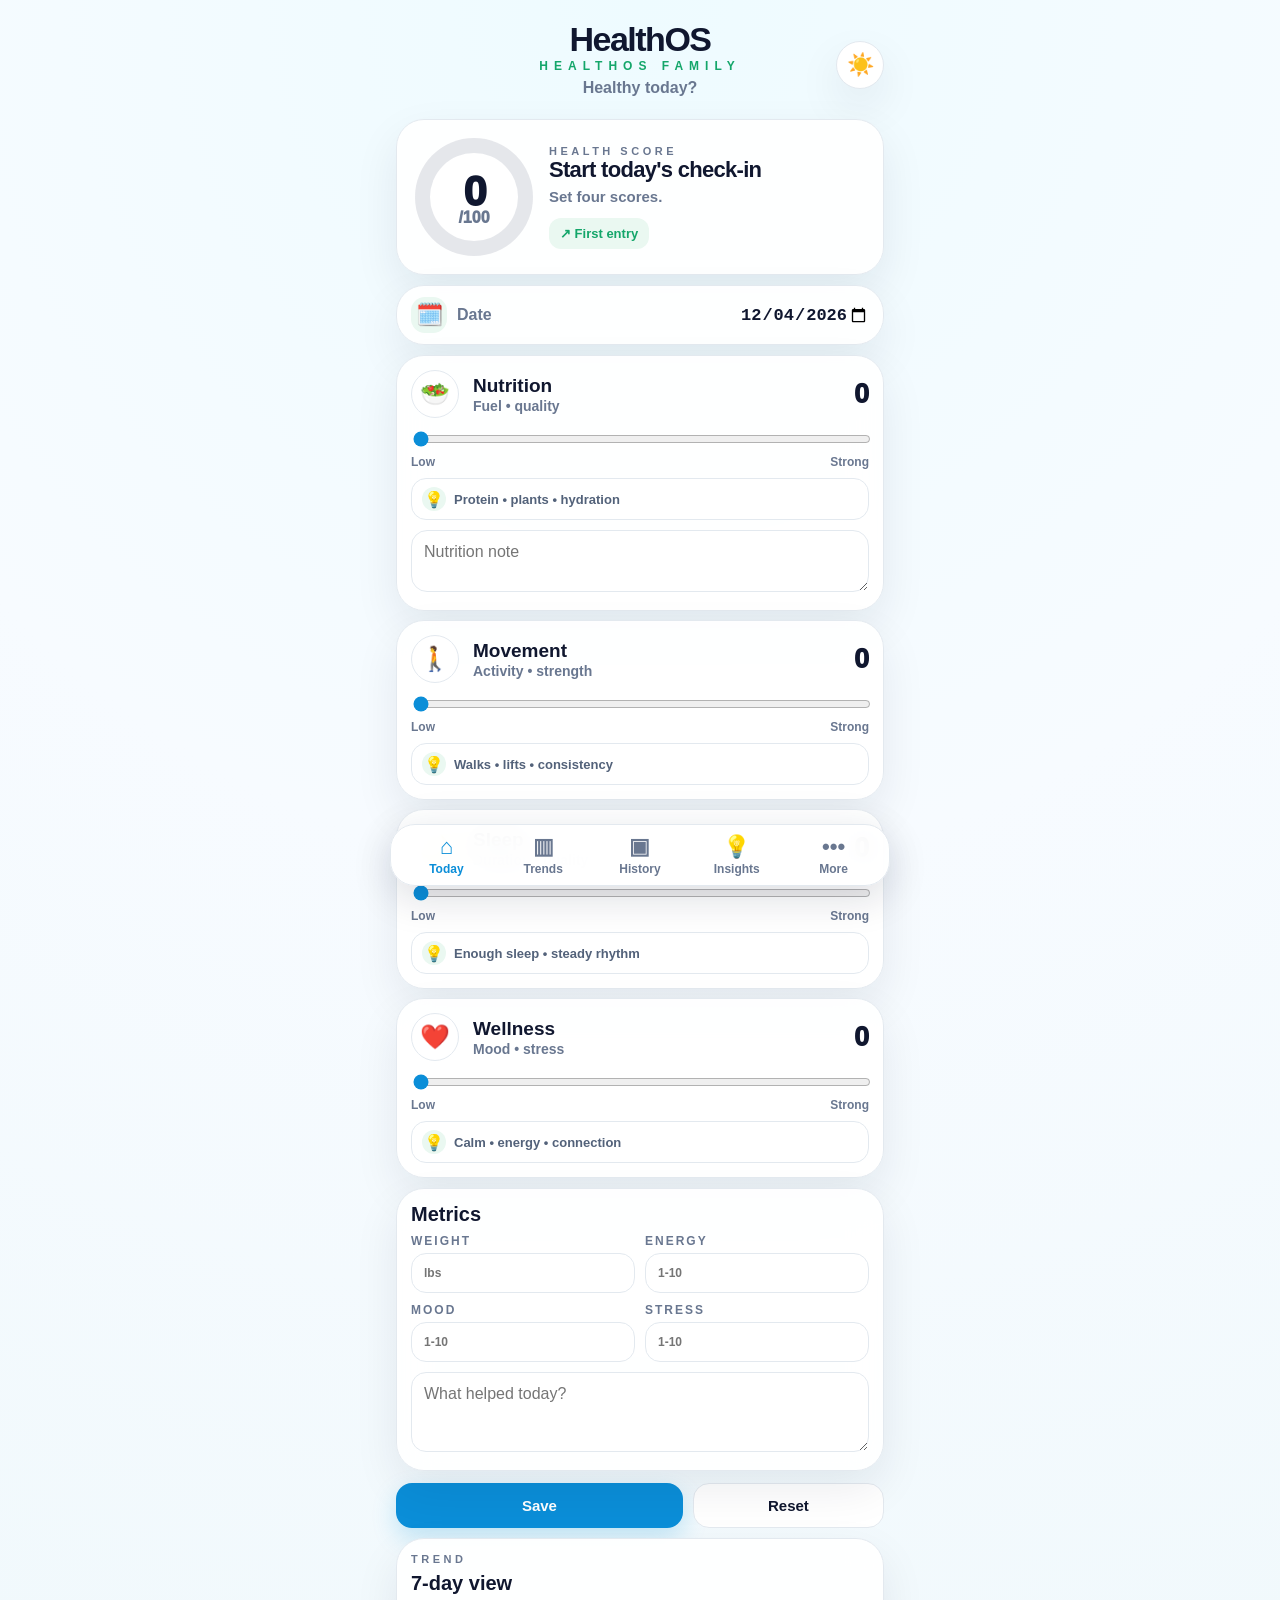
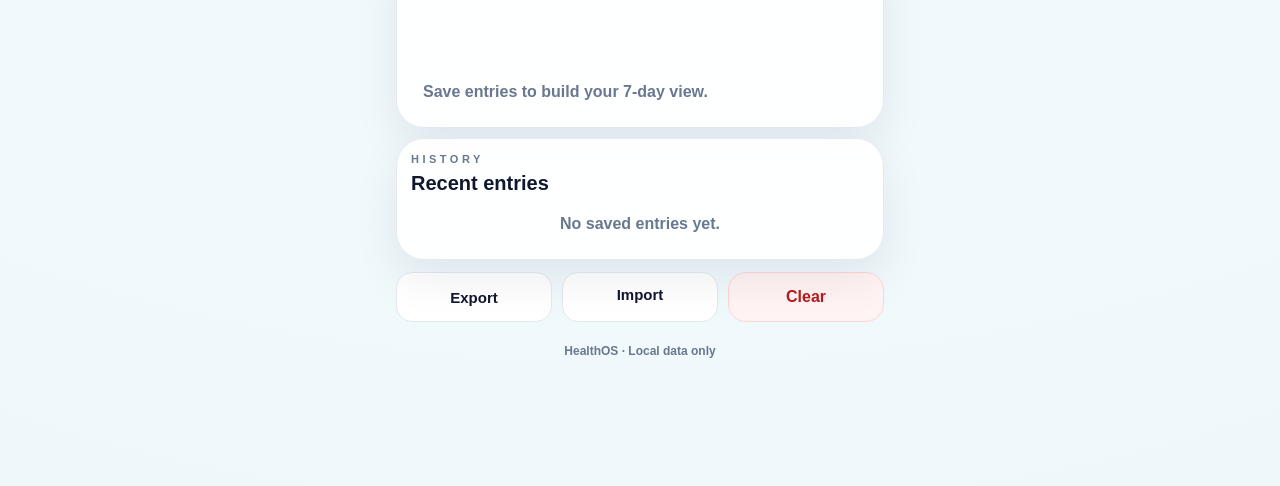
<file: index.html>
<!DOCTYPE html>
<html lang="en">
<head>
  <meta charset="UTF-8" />
  <meta name="viewport" content="width=device-width, initial-scale=1.0, viewport-fit=cover" />
  <meta name="theme-color" content="#f6fbff" />
  <title>HealthOS</title>
  <link rel="manifest" href="manifest.json?v=3" />
  <link rel="icon" href="favicon-32.png?v=3" sizes="32x32" type="image/png" />
  <link rel="apple-touch-icon" href="apple-touch-icon.png?v=3" />
  <link rel="apple-touch-icon" sizes="180x180" href="apple-touch-icon-180.png?v=3" />
  <meta name="apple-mobile-web-app-capable" content="yes" />
  <meta name="apple-mobile-web-app-title" content="HealthOS" />
  <meta name="apple-mobile-web-app-status-bar-style" content="default" />
  <style>
    :root{--bg:#f4fbff;--card:#fff;--ink:#10172f;--muted:#697790;--line:#e3e9ef;--blue:#0b8ed8;--green:#14a66a;--soft-green:#eaf8f1;--shadow:0 18px 45px rgba(16,23,47,.08);--radius:28px}
    *{box-sizing:border-box}html{scroll-behavior:smooth}body{margin:0;font-family:-apple-system,BlinkMacSystemFont,"Segoe UI",Roboto,Helvetica,Arial,sans-serif;background:radial-gradient(circle at 50% 0%,#eefbff 0,#f7fbff 40%,#eef8fb 100%);color:var(--ink)}
    .app{width:min(100%,520px);margin:0 auto;padding:14px 16px 106px;min-height:100vh}.topbar{display:grid;grid-template-columns:48px 1fr 48px;align-items:center;gap:8px;padding:6px 0 10px}.top-spacer{width:48px;height:48px}.theme{border:1px solid var(--line);background:var(--card);width:48px;height:48px;border-radius:50%;box-shadow:var(--shadow);font-size:22px}.brand{text-align:center}.brand h1{font-size:34px;margin:0;font-weight:900;letter-spacing:-1.5px}.eyebrow{color:var(--green);text-transform:uppercase;letter-spacing:6px;font-weight:900;font-size:12px;margin:0 0 6px}.subtitle{font-size:16px;color:var(--muted);font-weight:750;margin:0 0 12px}
    .card{background:rgba(255,255,255,.92);border:1px solid var(--line);border-radius:var(--radius);box-shadow:var(--shadow);backdrop-filter:blur(16px)}.score-card{display:grid;grid-template-columns:118px 1fr;gap:16px;align-items:center;padding:18px;margin-bottom:10px}.ring{width:118px;height:118px;border-radius:50%;display:grid;place-items:center;background:conic-gradient(var(--blue) calc(var(--score)*1%),#e5e7eb 0);position:relative}.ring:before{content:"";position:absolute;inset:15px;border-radius:50%;background:#fff}.score-num{position:relative;text-align:center;font-weight:950;font-size:42px;letter-spacing:-2px}.score-num small{display:block;font-size:16px;color:var(--muted);letter-spacing:0;margin-top:-7px}.label{font-size:11px;text-transform:uppercase;letter-spacing:3.5px;font-weight:900;color:var(--muted);margin:0 0 7px}.score-card h2{font-size:22px;margin:0 0 5px;letter-spacing:-.7px}.score-card p{margin:0}.insight{font-size:15px;font-weight:700;color:var(--muted)}.trend-pill{display:inline-flex;gap:7px;align-items:center;margin-top:13px;padding:8px 11px;border-radius:12px;background:var(--soft-green);color:var(--green);font-weight:900;font-size:13px}
    .date-card{display:flex;align-items:center;gap:10px;padding:11px 14px;margin-bottom:10px}.date-icon{width:36px;height:36px;border-radius:14px;display:grid;place-items:center;background:var(--soft-green);font-size:22px}.date-card label{font-weight:850;color:var(--muted);flex:1}.date-card input{border:0;background:transparent;color:var(--ink);font-size:17px;font-weight:900;text-align:right;min-width:132px}.domain{padding:14px;margin-bottom:9px}.domain-head{display:grid;grid-template-columns:52px 1fr 42px;gap:10px;align-items:center}.icon{width:48px;height:48px;border:1px solid var(--line);border-radius:50%;display:grid;place-items:center;font-size:24px;background:#fff}.domain h3{font-size:19px;margin:0 0 1px}.domain .desc{font-size:14px;color:var(--muted);font-weight:700;margin:0}.value{text-align:right;font-size:27px;font-weight:950}.slider-row{margin-top:11px}.slider-labels{display:flex;justify-content:space-between;color:var(--muted);font-size:12px;font-weight:800;margin-top:4px}input[type=range]{width:100%;accent-color:var(--blue)}.example{display:flex;align-items:center;gap:8px;margin-top:9px;border:1px solid var(--line);border-radius:15px;padding:8px 10px;color:#53627a;font-weight:700;font-size:13px;background:rgba(255,255,255,.72)}.bulb{width:24px;height:24px;border-radius:50%;display:grid;place-items:center;background:var(--soft-green);font-size:16px;flex:0 0 auto}.notes{display:none;margin-top:10px}.notes textarea{width:100%;border:1px solid var(--line);border-radius:16px;padding:12px;font:inherit;color:var(--ink);resize:vertical;background:#fff}.domain.open .notes{display:block}
    .panel{padding:14px;margin-top:10px}.panel h2{font-size:20px;margin:0 0 8px}.metric-grid{display:grid;grid-template-columns:1fr 1fr;gap:10px}.metric-grid label{font-size:12px;text-transform:uppercase;letter-spacing:2px;color:var(--muted);font-weight:900}.metric-grid input{width:100%;margin-top:5px;border:1px solid var(--line);border-radius:15px;padding:12px;font:inherit;font-weight:800;background:#fff;color:var(--ink)}.daily-note{width:100%;margin-top:10px;border:1px solid var(--line);border-radius:15px;padding:12px;font:inherit;background:#fff;color:var(--ink);resize:vertical}.actions{display:grid;grid-template-columns:1.2fr .8fr;gap:10px;margin-top:12px}button,.file-btn{cursor:pointer}button.primary{border:0;background:var(--blue);color:#fff;border-radius:16px;padding:13px;font-size:15px;font-weight:900;box-shadow:0 10px 24px rgba(11,155,219,.22)}body.dark button.primary{background:var(--blue);color:#fff}button.secondary,.file-btn{border:1px solid var(--line);background:#fff;color:var(--ink);border-radius:16px;padding:13px;font-size:15px;font-weight:900;text-align:center}button.danger{border:1px solid #ffd5d5;background:#fff3f3;color:#b91c1c;border-radius:18px;padding:15px;font-size:16px;font-weight:900}.file-btn input{display:none}.utility{grid-template-columns:1fr 1fr 1fr}.bars{display:flex;align-items:end;gap:8px;height:110px}.bar{flex:1;background:#dfe7ef;border-radius:12px 12px 4px 4px;min-height:9px;position:relative;overflow:hidden}.bar span{position:absolute;bottom:0;left:0;right:0;background:var(--blue);border-radius:inherit}.history{display:grid;gap:9px}.entry{display:flex;justify-content:space-between;gap:10px;border:1px solid var(--line);border-radius:16px;padding:12px;background:#fff}.entry strong{font-size:18px}.entry small{color:var(--muted);font-weight:800}.empty{color:var(--muted);font-weight:700;text-align:center;padding:12px}.bottom-nav{position:fixed;left:50%;bottom:14px;transform:translateX(-50%);width:min(calc(100% - 24px),500px);display:grid;grid-template-columns:repeat(5,1fr);gap:2px;padding:9px 8px;border-radius:25px;background:rgba(255,255,255,.94);border:1px solid var(--line);box-shadow:0 12px 40px rgba(16,23,47,.14);backdrop-filter:blur(18px)}.bottom-nav a{color:var(--muted);text-decoration:none;text-align:center;font-size:12px;font-weight:800}.bottom-nav a span{display:block;font-size:22px;margin-bottom:2px}.bottom-nav a.active{color:var(--blue)}footer{text-align:center;color:var(--muted);font-weight:700;font-size:12px;margin:22px 0}
    body.dark{--bg:#0d1424;--card:#141d31;--ink:#f7fbff;--muted:#a9b6cc;--line:#26334b;--soft-green:#103827;background:radial-gradient(circle at 50% 0%,#17263e 0,#0d1424 58%)}body.dark .card,body.dark .date-card input,body.dark .theme,body.dark .icon,body.dark .metric-grid input,body.dark textarea,body.dark .entry,body.dark button.secondary,body.dark .file-btn{background:#141d31;color:var(--ink)}body.dark .ring:before{background:#141d31}body.dark .bottom-nav{background:rgba(20,29,49,.94)}
    @media(max-width:390px){.app{padding-left:12px;padding-right:12px}.topbar{grid-template-columns:36px 1fr 44px}.top-spacer{width:36px}.brand h1{font-size:30px}.eyebrow{letter-spacing:4px}.subtitle{font-size:15px}.score-card{grid-template-columns:100px 1fr;gap:12px;padding:16px}.ring{width:100px;height:100px}.ring:before{inset:12px}.score-num{font-size:36px}.score-card h2{font-size:20px}.label{letter-spacing:2.5px}.domain-head{grid-template-columns:46px 1fr 38px}.icon{width:44px;height:44px}.value{font-size:24px}.utility{grid-template-columns:1fr}}
  </style>
</head>
<body>
  <main class="app">
    <header class="topbar"><span class="top-spacer" aria-hidden="true"></span><div class="brand"><h1>HealthOS</h1><p class="eyebrow">HealthOS Family</p><p class="subtitle">Healthy today?</p></div><button id="themeToggle" class="theme" type="button" aria-label="Toggle theme">☀️</button></header>
    <section class="score-card card" id="today"><div class="ring" id="ring" style="--score:0"><div class="score-num"><span id="dailyScore">0</span><small>/100</small></div></div><div><p class="label">Health Score</p><h2 id="status">Start today’s check-in</h2><p class="insight" id="insight">Set four scores.</p><div class="trend-pill" id="trendPill">↗ First entry</div></div></section>
    <section class="date-card card"><span class="date-icon">🗓️</span><label for="entryDate">Date</label><input id="entryDate" type="date" /></section>
    <form id="domainForm">
      <article class="domain card open" data-key="nutrition">
        <div class="domain-head"><span class="icon">🥗</span><div><h3>Nutrition</h3><p class="desc">Fuel • quality</p></div><div class="value" id="nutritionValue">0</div></div>
        <div class="slider-row"><input id="nutrition" type="range" min="0" max="25" value="0"><div class="slider-labels"><span>Low</span><span>Strong</span></div></div>
        <div class="example"><span class="bulb">💡</span>Protein • plants • hydration</div>
        <div class="notes"><textarea id="nutritionNote" rows="2" placeholder="Nutrition note"></textarea></div>
      </article>
      <article class="domain card" data-key="movement">
        <div class="domain-head"><span class="icon">🚶</span><div><h3>Movement</h3><p class="desc">Activity • strength</p></div><div class="value" id="movementValue">0</div></div>
        <div class="slider-row"><input id="movement" type="range" min="0" max="25" value="0"><div class="slider-labels"><span>Low</span><span>Strong</span></div></div>
        <div class="example"><span class="bulb">💡</span>Walks • lifts • consistency</div>
        <div class="notes"><textarea id="movementNote" rows="2" placeholder="Movement note"></textarea></div>
      </article>
      <article class="domain card" data-key="sleep">
        <div class="domain-head"><span class="icon">🌙</span><div><h3>Sleep</h3><p class="desc">Duration • quality</p></div><div class="value" id="sleepValue">0</div></div>
        <div class="slider-row"><input id="sleep" type="range" min="0" max="25" value="0"><div class="slider-labels"><span>Low</span><span>Strong</span></div></div>
        <div class="example"><span class="bulb">💡</span>Enough sleep • steady rhythm</div>
        <div class="notes"><textarea id="sleepNote" rows="2" placeholder="Sleep note"></textarea></div>
      </article>
      <article class="domain card" data-key="wellness">
        <div class="domain-head"><span class="icon">❤️</span><div><h3>Wellness</h3><p class="desc">Mood • stress</p></div><div class="value" id="wellnessValue">0</div></div>
        <div class="slider-row"><input id="wellness" type="range" min="0" max="25" value="0"><div class="slider-labels"><span>Low</span><span>Strong</span></div></div>
        <div class="example"><span class="bulb">💡</span>Calm • energy • connection</div>
        <div class="notes"><textarea id="wellnessNote" rows="2" placeholder="Wellness note"></textarea></div>
      </article>
    </form>
    <section class="panel card" id="insights"><h2>Metrics</h2><div class="metric-grid">
        <label>Weight<input id="weight" type="text" placeholder="lbs"></label>
        <label>Energy<input id="energy" type="text" placeholder="1-10"></label>
        <label>Mood<input id="mood" type="text" placeholder="1-10"></label>
        <label>Stress<input id="stress" type="text" placeholder="1-10"></label>
      </div><textarea class="daily-note" id="dailyNote" rows="3" placeholder="What helped today?"></textarea></section>
    <section class="actions"><button class="primary" id="saveBtn" type="button">Save</button><button class="secondary" id="resetBtn" type="button">Reset</button></section>
    <section class="panel card" id="trends"><p class="label">Trend</p><h2>7-day view</h2><div class="bars" id="bars"></div></section>
    <section class="panel card" id="history"><p class="label">History</p><h2>Recent entries</h2><div class="history" id="historyList"></div></section>
    <section class="actions utility" id="more"><button class="secondary" id="exportBtn" type="button">Export</button><label class="file-btn">Import<input id="importFile" type="file" accept="application/json"></label><button class="danger" id="clearBtn" type="button">Clear</button></section>
    <footer><strong>HealthOS</strong> · Local data only</footer>
  </main>
  <nav class="bottom-nav"><a class="active" href="#today"><span>⌂</span>Today</a><a href="#trends"><span>▥</span>Trends</a><a href="#history"><span>▣</span>History</a><a href="#insights"><span>💡</span>Insights</a><a href="#more"><span>•••</span>More</a></nav>
<script>
const keys=["nutrition", "movement", "sleep", "wellness"]; const metricKeys=["weight", "energy", "mood", "stress"]; const statuses=[[85,"Healthy foundation","Strong foundation today."],[70,"Good momentum","Good base. Tighten one domain."],[50,"Needs support","Choose one small reset today."],[1,"Low foundation","Start with food, walk, or sleep."],[0,"Start today's check-in","Set four scores."]];
const $=id=>document.getElementById(id); const store='healthos_classic_v2_entries'; const today=()=>new Date().toISOString().slice(0,10); $('entryDate').value=today(); let entries=JSON.parse(localStorage.getItem(store)||'[]');
function score(){return keys.reduce((s,k)=>s+Number($(k).value||0),0)}
function status(s){for(const row of statuses){if(s>=row[0])return [row[1],row[2]]}return [statuses.at(-1)[1],statuses.at(-1)[2]]}
function prevScore(date){return entries.filter(e=>e.date<date).sort((a,b)=>b.date.localeCompare(a.date))[0]?.score}
function update(){const s=score(); $('dailyScore').textContent=s; $('ring').style.setProperty('--score',s); keys.forEach(k=>$(k+'Value').textContent=$(k).value); const [h,i]=status(s); $('status').textContent=h; $('insight').textContent=i; const p=prevScore($('entryDate').value); $('trendPill').textContent=p==null?'↗ First entry':`${s-p>=0?'↗ +':'↘ '}${s-p} vs previous`;}
function entry(){const e={date:$('entryDate').value,score:score(),createdAt:new Date().toISOString(),metrics:{},note:$('dailyNote').value,domains:{}}; metricKeys.forEach(k=>e.metrics[k]=$(k).value); keys.forEach(k=>e.domains[k]={value:Number($(k).value),note:$(k+'Note').value}); return e;}
function save(){const e=entry(); entries=entries.filter(x=>x.date!==e.date); entries.push(e); entries.sort((a,b)=>a.date.localeCompare(b.date)); localStorage.setItem(store,JSON.stringify(entries)); render(); alert('Saved.');}
function render(){renderBars(); renderHistory(); update();}
function renderBars(){const recent=[...entries].sort((a,b)=>a.date.localeCompare(b.date)).slice(-7); $('bars').innerHTML=recent.length?recent.map(e=>`<div class="bar" title="${e.date}: ${e.score}"><span style="height:${Math.max(7,e.score)}%"></span></div>`).join(''):'<div class="empty">Save entries to build your 7-day view.</div>';}
function renderHistory(){const recent=[...entries].sort((a,b)=>b.date.localeCompare(a.date)).slice(0,8); $('historyList').innerHTML=recent.length?recent.map(e=>`<div class="entry"><div><strong>${e.date}</strong><br><small>${status(e.score)[0]}</small></div><strong>${e.score}/100</strong></div>`).join(''):'<div class="empty">No saved entries yet.</div>';}
function loadDate(){const e=entries.find(x=>x.date===$('entryDate').value); if(!e)return; keys.forEach(k=>{$(k).value=e.domains?.[k]?.value||0; $(k+'Note').value=e.domains?.[k]?.note||''}); metricKeys.forEach(k=>$(k).value=e.metrics?.[k]||''); $('dailyNote').value=e.note||''; update();}
keys.forEach(k=>$(k).addEventListener('input',update)); $('entryDate').addEventListener('change',()=>{loadDate();update();}); document.querySelectorAll('.domain').forEach(card=>card.addEventListener('click',e=>{if(e.target.tagName==='INPUT'||e.target.tagName==='TEXTAREA')return; card.classList.toggle('open');}));
$('saveBtn').onclick=save; $('resetBtn').onclick=()=>{keys.forEach(k=>{$(k).value=0;$(k+'Note').value=''});metricKeys.forEach(k=>$(k).value='');$('dailyNote').value='';update();};
$('exportBtn').onclick=()=>{const blob=new Blob([JSON.stringify(entries,null,2)],{type:'application/json'});const a=document.createElement('a');a.href=URL.createObjectURL(blob);a.download='healthos-data.json';a.click();};
$('importFile').onchange=e=>{const f=e.target.files[0]; if(!f)return; const r=new FileReader(); r.onload=()=>{entries=JSON.parse(r.result); localStorage.setItem(store,JSON.stringify(entries)); render();}; r.readAsText(f);};
$('clearBtn').onclick=()=>{if(confirm('Clear all HealthOS data on this device?')){entries=[];localStorage.removeItem(store);render();}};
$('themeToggle').onclick=()=>{document.body.classList.toggle('dark'); localStorage.setItem('healthos_classic_v2_entries_theme',document.body.classList.contains('dark')?'dark':'light');}; if(localStorage.getItem('healthos_classic_v2_entries_theme')==='dark')document.body.classList.add('dark'); render();
</script>
</body></html>
</file>
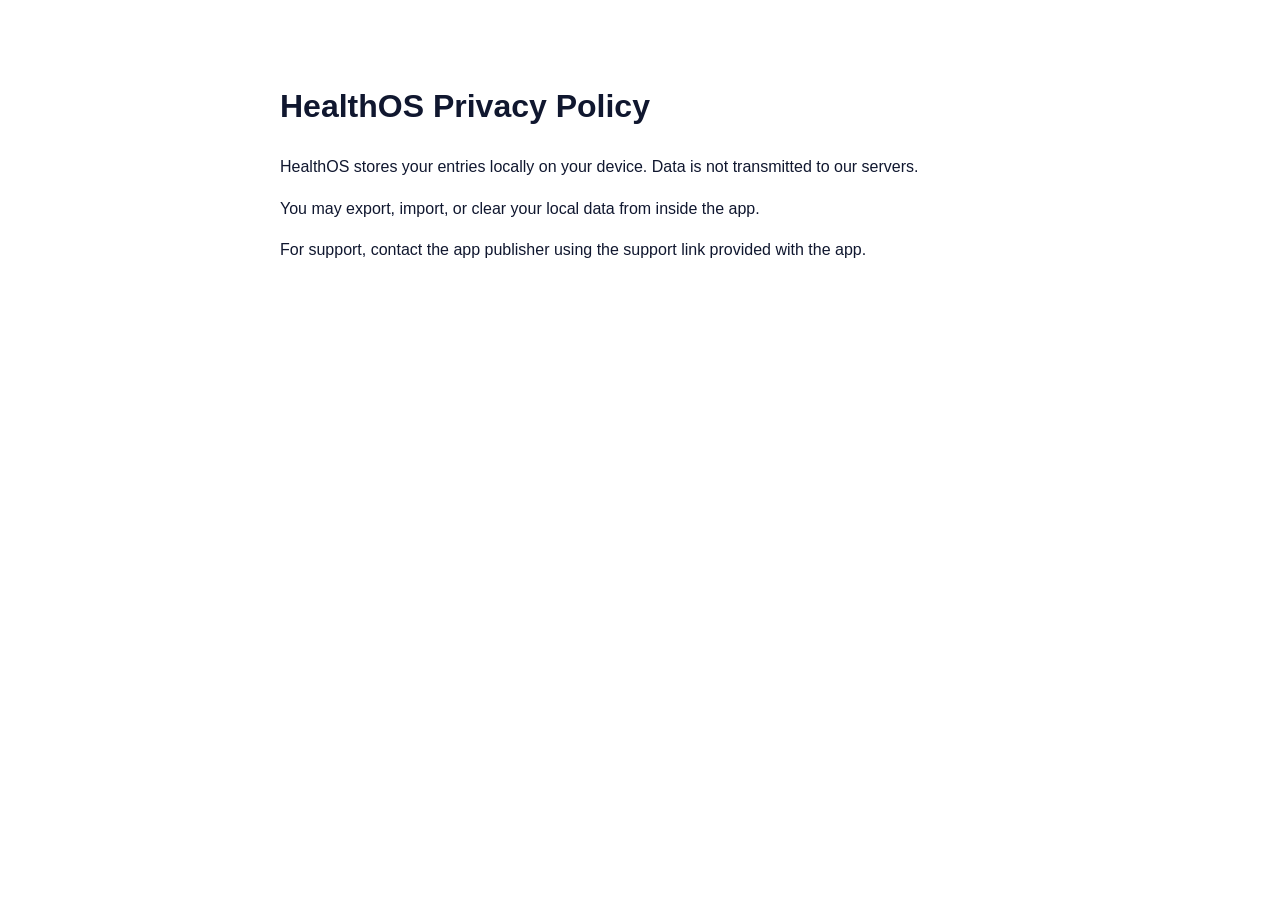
<file: privacy.html>
<!doctype html><html><head><meta name="viewport" content="width=device-width,initial-scale=1"><title>HealthOS Privacy</title><style>body{font-family:-apple-system,BlinkMacSystemFont,"Segoe UI",sans-serif;max-width:720px;margin:40px auto;padding:20px;line-height:1.6;color:#10172f}</style></head><body><h1>HealthOS Privacy Policy</h1><p>HealthOS stores your entries locally on your device. Data is not transmitted to our servers.</p><p>You may export, import, or clear your local data from inside the app.</p><p>For support, contact the app publisher using the support link provided with the app.</p></body></html>
</file>
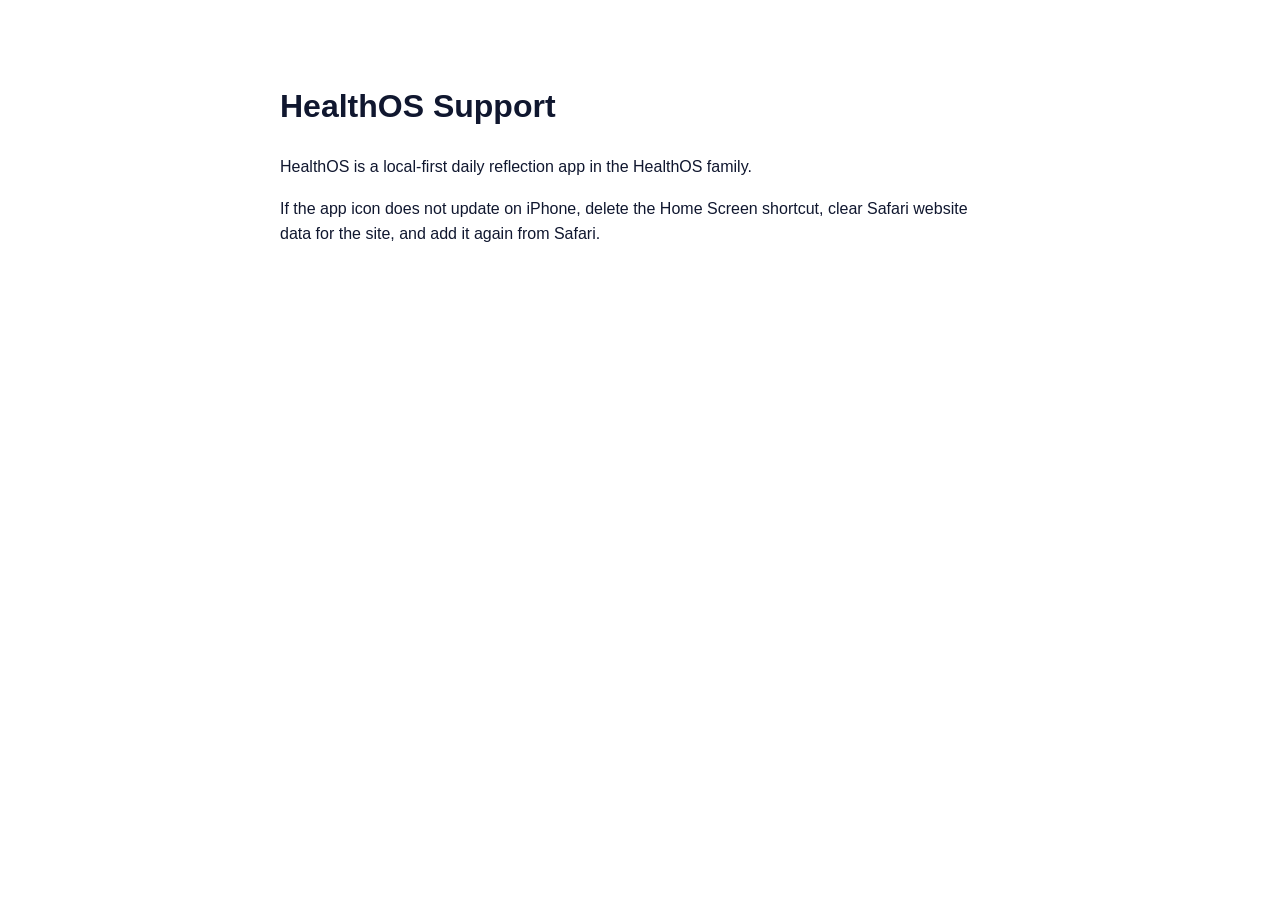
<file: support.html>
<!doctype html><html><head><meta name="viewport" content="width=device-width,initial-scale=1"><title>HealthOS Support</title><style>body{font-family:-apple-system,BlinkMacSystemFont,"Segoe UI",sans-serif;max-width:720px;margin:40px auto;padding:20px;line-height:1.6;color:#10172f}</style></head><body><h1>HealthOS Support</h1><p>HealthOS is a local-first daily reflection app in the HealthOS family.</p><p>If the app icon does not update on iPhone, delete the Home Screen shortcut, clear Safari website data for the site, and add it again from Safari.</p></body></html>
</file>
